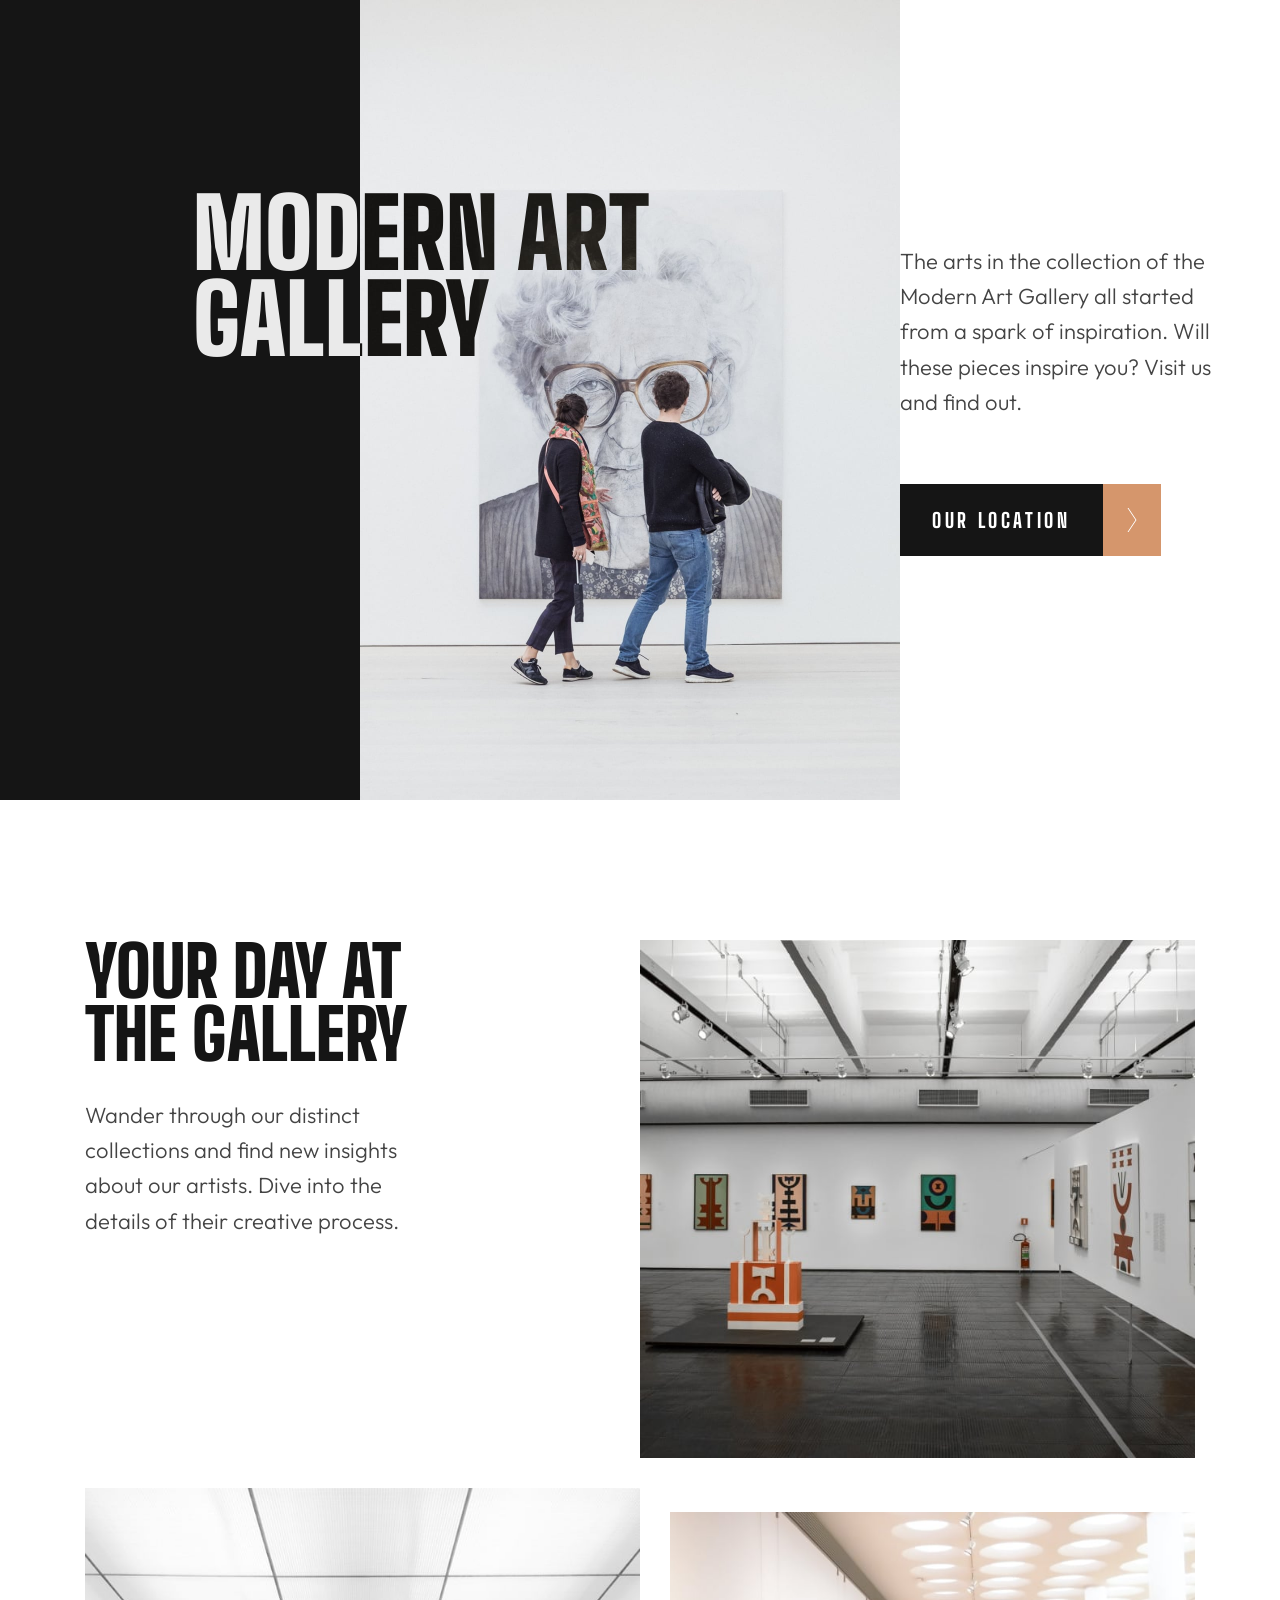
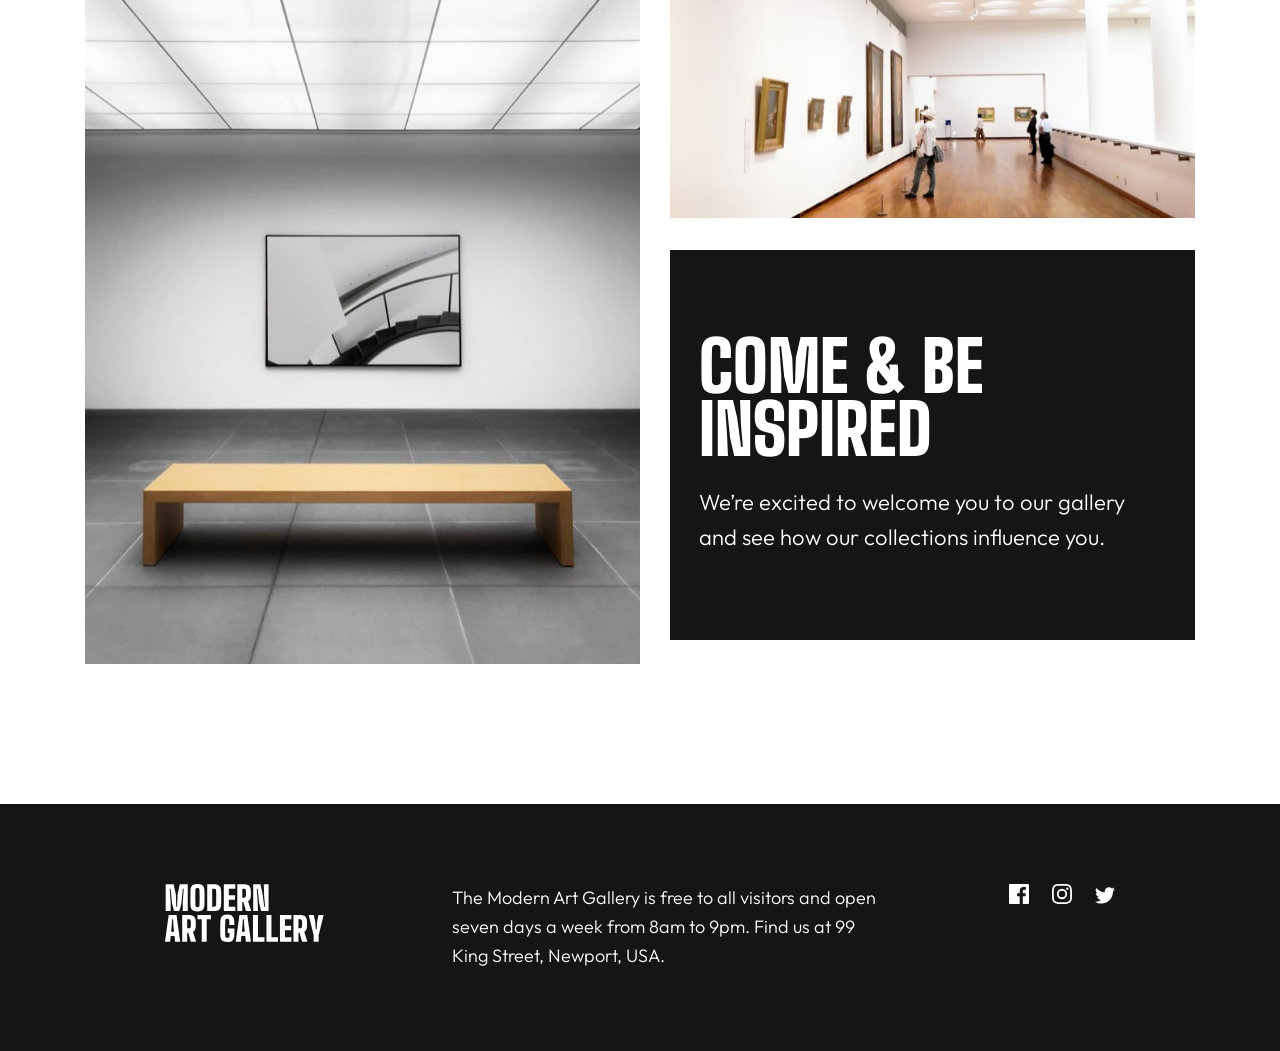
<file: index.html>
<!DOCTYPE html>
<html lang="en">
<head>
    <meta charset="UTF-8">
    <meta http-equiv="X-UA-Compatible" content="IE=edge">
    <meta name="viewport" content="width=device-width, initial-scale=1.0">
    <title>Art Gallery</title>
    <link rel="icon" type="image/x-icon" href="./assets/favicon-32x32.png">
    <link href="https://fonts.googleapis.com/css2?family=Big+Shoulders+Display:wght@800;900&family=Outfit:wght@300&display=swap" rel="stylesheet">
    <link rel="stylesheet" href="./src/reset.css">
    <link rel="stylesheet" href="./src/globals.css">
    <link rel="stylesheet" href="./src/main.css">
</head>
<body>
    <header>
        <div class="black-bg">
            <h1>MODERN ART GALLERY</h1>
        </div>
        <img class="mobile-image" srcset="./assets/mobile/image-hero.jpg 375w, ./assets/mobile/image-hero@2x.jpg 750w" sizes="(max-width: 500px) 375px"  alt="image-hero">
        <div class="header-content">
            <h1>MODERN ART GALLERY</h1>
            <p class="medium">The arts in the collection of the Modern Art Gallery all started from a spark of inspiration. Will these pieces inspire you? Visit us and find out.</p>
            <a href="./src/location.html" class="button-container">
                <div class="button">Our Location</div>
                <img src="./assets/icon-arrow-right.svg" alt="icon-arrow-right">
            </a>
        </div>
    </header>

    <main>
        <div class="main-container">
            <div class="main-top">
                <img src="./assets/mobile/image-grid-1@2x.jpg" alt="image-hero">
                <div class="main-top-content">
                    <h2>Your Day at the Gallery</h2>
                    <p class="medium">Wander through our distinct collections and find new insights about our artists. Dive into the details of their creative process.</p>
                </div>
            </div>
            <div class="main-grid">
                <img src="./assets/mobile/image-grid-2@2x.jpg" alt="image-hero">
                <div class="main-grid-right">
                    <img class="main-image" srcset="./assets/mobile/image-grid-3@2x.jpg" alt="image-hero">
                    <div class="main-content">
                        <h2>COME & BE INSPIRED</h2>
                        <p class="medium">We’re excited to welcome you to our gallery and see how our collections influence you.</p>
                    </div>
                </div>
            </div>
        </div>
    </main>

    <footer>
        <img src="./assets/logo-light.svg" alt="logo">
        <p>The Modern Art Gallery is free to all visitors and open seven days a week from 8am to 9pm. Find us at 99 King Street, Newport, USA.</p>
        <div>
            <a href="#" class="social-link"><svg width="20" height="20" xmlns="http://www.w3.org/2000/svg"><path d="M18.896 0H1.104C.494 0 0 .494 0 1.104v17.793C0 19.506.494 20 1.104 20h9.58v-7.745H8.076V9.237h2.606V7.01c0-2.583 1.578-3.99 3.883-3.99 1.104 0 2.052.082 2.329.119v2.7h-1.598c-1.254 0-1.496.597-1.496 1.47v1.928h2.989l-.39 3.018h-2.6V20h5.098c.608 0 1.102-.494 1.102-1.104V1.104C20 .494 19.506 0 18.896 0Z" fill="#FFF"/></svg></a>
            <a href="#" class="social-link"><svg width="20" height="20" xmlns="http://www.w3.org/2000/svg"><path d="M10 1.802c2.67 0 2.987.01 4.042.059 2.71.123 3.975 1.409 4.099 4.099.048 1.054.057 1.37.057 4.04 0 2.672-.01 2.988-.057 4.042-.124 2.687-1.387 3.975-4.1 4.099-1.054.048-1.37.058-4.041.058-2.67 0-2.987-.01-4.04-.058-2.718-.124-3.977-1.416-4.1-4.1-.048-1.054-.058-1.37-.058-4.041 0-2.67.01-2.986.058-4.04.124-2.69 1.387-3.977 4.1-4.1 1.054-.048 1.37-.058 4.04-.058ZM10 0C7.284 0 6.944.012 5.877.06 2.246.227.227 2.242.061 5.877.01 6.944 0 7.284 0 10s.012 3.057.06 4.123c.167 3.632 2.182 5.65 5.817 5.817 1.067.048 1.407.06 4.123.06s3.057-.012 4.123-.06c3.629-.167 5.652-2.182 5.816-5.817.05-1.066.061-1.407.061-4.123s-.012-3.056-.06-4.122C19.777 2.249 17.76.228 14.124.06 13.057.01 12.716 0 10 0Zm0 4.865a5.135 5.135 0 1 0 0 10.27 5.135 5.135 0 0 0 0-10.27Zm0 8.468a3.333 3.333 0 1 1 0-6.666 3.333 3.333 0 0 1 0 6.666Zm5.338-9.87a1.2 1.2 0 1 0 0 2.4 1.2 1.2 0 0 0 0-2.4Z" fill="#FFF"/></svg></a>
            <a href="#" class="social-link"><svg width="20" height="17" xmlns="http://www.w3.org/2000/svg"><path d="M20 2.172a8.192 8.192 0 0 1-2.357.646 4.11 4.11 0 0 0 1.805-2.27 8.22 8.22 0 0 1-2.606.996A4.096 4.096 0 0 0 13.847.248c-2.65 0-4.596 2.472-3.998 5.037A11.648 11.648 0 0 1 1.392 1a4.109 4.109 0 0 0 1.27 5.478 4.086 4.086 0 0 1-1.858-.513c-.045 1.9 1.318 3.679 3.291 4.075a4.113 4.113 0 0 1-1.853.07 4.106 4.106 0 0 0 3.833 2.849A8.25 8.25 0 0 1 0 14.658a11.616 11.616 0 0 0 6.29 1.843c7.618 0 11.923-6.434 11.663-12.205A8.354 8.354 0 0 0 20 2.172Z" fill="#FFF"/></svg></a>
        </div>
    </footer>
</body>
</html>
</file>
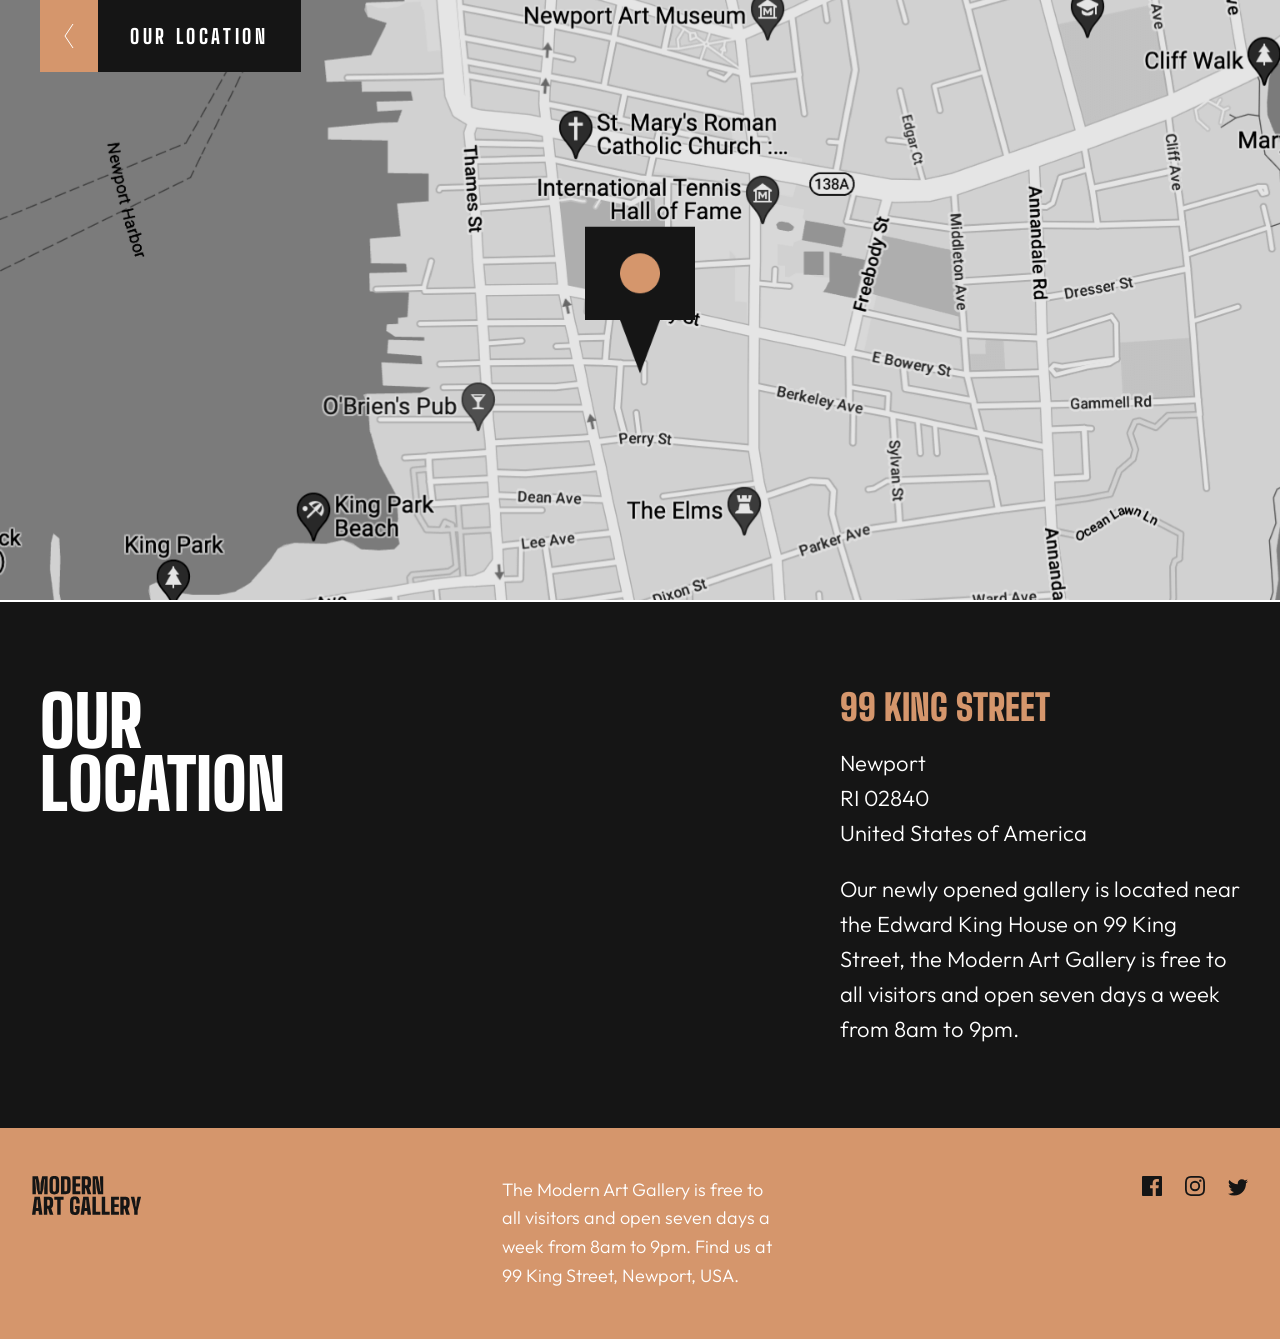
<file: src/location.html>
<!DOCTYPE html>
<html lang="en">
<head>
    <meta charset="UTF-8">
    <meta http-equiv="X-UA-Compatible" content="IE=edge">
    <meta name="viewport" content="width=device-width, initial-scale=1.0">
    <title>Location</title>
    <link rel="icon" type="image/x-icon" href="../assets/favicon-32x32.png">
    <link href="https://fonts.googleapis.com/css2?family=Big+Shoulders+Display:wght@800;900&family=Outfit:wght@300&display=swap" rel="stylesheet">
    <link rel="stylesheet" href="./reset.css">
    <link rel="stylesheet" href="./globals.css">
    <link rel="stylesheet" href="./location.css">
</head>
<body>
    <section class="map">
        <a href="../index.html" class="button-container">
            <img src="../assets/icon-arrow-left.svg" alt="icon-arrow-left">
            <div class="button">Our Location</div>
        </a>
        <img srcset="../assets/mobile/image-map.png 375w, ../assets/tablet/image-map@2x.png 750w" sizes="(max-width: 500px) 375px"  alt="image-hero">
    </section>
    <section class="location">
        <h2>Our Location</h2>
        <div class="location-right">
            <h4>99 King Street</h4>
            <div>
                <p class="medium">Newport</p>
                <p class="medium">RI 02840</p>
                <p class="medium">United States of America</p>
            </div>
            <p class="medium">Our newly opened gallery is located near the Edward King House on 99 King Street, the Modern Art Gallery is free to all visitors and open seven days a week from 8am to 9pm.</p>
        </div>
    </section>

    <footer>
        <img src="../assets/logo-dark.svg" alt="logo-dark">
        <p>The Modern Art Gallery is free to all visitors and open seven days a week from 8am to 9pm. Find us at 99 King Street, Newport, USA.</p>
        <div>
            <a href="#" class="social-link"><svg width="20" height="20" xmlns="http://www.w3.org/2000/svg"><path d="M18.896 0H1.104C.494 0 0 .494 0 1.104v17.793C0 19.506.494 20 1.104 20h9.58v-7.745H8.076V9.237h2.606V7.01c0-2.583 1.578-3.99 3.883-3.99 1.104 0 2.052.082 2.329.119v2.7h-1.598c-1.254 0-1.496.597-1.496 1.47v1.928h2.989l-.39 3.018h-2.6V20h5.098c.608 0 1.102-.494 1.102-1.104V1.104C20 .494 19.506 0 18.896 0Z" fill="#FFF"/></svg></a>
            <a href="#" class="social-link"><svg width="20" height="20" xmlns="http://www.w3.org/2000/svg"><path d="M10 1.802c2.67 0 2.987.01 4.042.059 2.71.123 3.975 1.409 4.099 4.099.048 1.054.057 1.37.057 4.04 0 2.672-.01 2.988-.057 4.042-.124 2.687-1.387 3.975-4.1 4.099-1.054.048-1.37.058-4.041.058-2.67 0-2.987-.01-4.04-.058-2.718-.124-3.977-1.416-4.1-4.1-.048-1.054-.058-1.37-.058-4.041 0-2.67.01-2.986.058-4.04.124-2.69 1.387-3.977 4.1-4.1 1.054-.048 1.37-.058 4.04-.058ZM10 0C7.284 0 6.944.012 5.877.06 2.246.227.227 2.242.061 5.877.01 6.944 0 7.284 0 10s.012 3.057.06 4.123c.167 3.632 2.182 5.65 5.817 5.817 1.067.048 1.407.06 4.123.06s3.057-.012 4.123-.06c3.629-.167 5.652-2.182 5.816-5.817.05-1.066.061-1.407.061-4.123s-.012-3.056-.06-4.122C19.777 2.249 17.76.228 14.124.06 13.057.01 12.716 0 10 0Zm0 4.865a5.135 5.135 0 1 0 0 10.27 5.135 5.135 0 0 0 0-10.27Zm0 8.468a3.333 3.333 0 1 1 0-6.666 3.333 3.333 0 0 1 0 6.666Zm5.338-9.87a1.2 1.2 0 1 0 0 2.4 1.2 1.2 0 0 0 0-2.4Z" fill="#FFF"/></svg></a>
            <a href="#" class="social-link"><svg width="20" height="17" xmlns="http://www.w3.org/2000/svg"><path d="M20 2.172a8.192 8.192 0 0 1-2.357.646 4.11 4.11 0 0 0 1.805-2.27 8.22 8.22 0 0 1-2.606.996A4.096 4.096 0 0 0 13.847.248c-2.65 0-4.596 2.472-3.998 5.037A11.648 11.648 0 0 1 1.392 1a4.109 4.109 0 0 0 1.27 5.478 4.086 4.086 0 0 1-1.858-.513c-.045 1.9 1.318 3.679 3.291 4.075a4.113 4.113 0 0 1-1.853.07 4.106 4.106 0 0 0 3.833 2.849A8.25 8.25 0 0 1 0 14.658a11.616 11.616 0 0 0 6.29 1.843c7.618 0 11.923-6.434 11.663-12.205A8.354 8.354 0 0 0 20 2.172Z" fill="#FFF"/></svg></a>
        </div>
    </footer>
</body>
</html>
</file>
<file: src/globals.css>
/* GLOBAL */
:root {
    --clr-beige: #D5966C;
    --clr-black: #151515;
    --clr-gray: #444;
    --clr-white: #FFF;
}

body {
    font-family: 'Outfit', sans-serif;
}

h1, h2, h3, h4 {
    color: var(--clr-black);
    font-family: 'Big Shoulders Display', cursive;
    font-weight: 900;
    line-height: 0.9;
    text-transform: uppercase;
}

h1 {
    font-size: 4.375rem;
}

h2 {
    font-size: 3.4375rem;
}

h3 {
    font-size: 3.125rem;
}

h4 {
    font-size: 2rem;
    line-height: 1;
}

p {
    font-size: 1rem;
    font-weight: 300;
    color: var(--clr-white);
    line-height: 1.6;

}

p.medium {
    font-size: 1.125rem;
    color: var(--clr-gray);
}

.button-container {
    display: flex;
    align-items: center;
    max-width: fit-content;
    flex-wrap: nowrap;
    text-decoration: none;
    cursor: pointer;
}

.button{
    font-family: 'Big Shoulders Display', serif;
    border: 0;
    outline: 0;
    text-transform: uppercase;
    color: var(--clr-white);
    font-size: 1.25rem;
    line-height: 1.2;
    letter-spacing: 3.63px;
    font-weight: 800;
    padding: 1.2em 1.6em;
    background: var(--clr-black);
    cursor: pointer;
    transition: all .3s ease-in-out;

    display: flex;
    align-items: center;
    min-width: fit-content;
    white-space: nowrap;
}

.button-container > img {
    padding: 1.5em;
    background: var(--clr-beige);
    transition: all .3s ease-in-out;
}


.button-container:hover .button{
    background: var(--clr-beige);
}

.button-container:hover > img {
    background: var(--clr-black);
}

/* MOBILE VERSION */

.container {
    padding: 0 16px;
}

@media screen and (min-width:1024px){
    h1 {
        font-size: 6rem;
    }

    h2 {
        font-size: 4.375rem;
    }

    h3 {
        font-size: 3.75rem;
    }

    h4 {
        font-size: 2.25rem;   
    }

    p {
        font-size: 1.125rem;
    }

    p.medium {
        font-size: 1.375rem;
    }


}
</file>
<file: src/main.css>
/* HEADER */

.black-bg {
    display: none;
}

.mobile-image {
    width: 100%;
}

.tablet-image {
    display: none;
}

.header-content {
    padding: 32px 16px 16px;
}

.header-content > p {
    margin: 32px 0;
}

/* MAIN */

main {
    padding: 120px 16px;
}

main  img {
    width: 100%;
}

.main-top {
    margin-bottom: 32px;
}

.main-top-content > h2 {
    margin: 25px 0 21px;
}

main > p {
    margin-bottom: 32px;
}

.main-image {
    margin: 16px 0;
}

.main-content {
    padding: 48px 24px;
    background: var(--clr-black);
    color: var(--clr-white);
}

.main-content > h2 {
    color: var(--clr-white);
}

.main-content p.medium {
    margin-top: 24px;
    color: var(--clr-white);
}

/* FOOTER */

footer {
    padding: 48px 32px;
    background: var(--clr-black);
}

footer > p {
    margin: 38px 0;
}

.social-link:not(:last-child) {
    margin-right: 20px;
}

footer svg:hover path {
    transition: all .3s ease-in-out;
}

footer svg:hover path {
    fill: var(--clr-beige);
}

@media screen and (min-width: 768px){
    header {
        display: flex;
        flex-wrap: nowrap;
        align-items: center;
        position: relative;
        background-image: url(../assets/tablet/image-hero.jpg);
        background-repeat: no-repeat;
    }

    .mobile-image {
        display: none;
    }

    .tablet-image {
        width: 60%;
    }

    .header-content {
        width: 50%;
        padding: 145px 0;
        margin-left: auto;
        margin-right: 40px;
    }

    /* MAIN */

    main {
        padding: 140px 40px;
    }

    .main-content {
        padding: 85px 29px;
    }

    .main-top {
        display: flex;
        flex-direction: row-reverse;
        justify-content: space-between;
        margin-bottom: 11px;
    }

    .main-top > img {
        width: 50%;
    }

    .main-top-content {
        max-width: 30%;
    }

    .main-top-content > h2 {
        margin-top: 0;
        margin-bottom: 24px;
    }

    .main-top-content > p {
        margin-bottom: 65px;
    }

    .main-grid {
        display: flex;
        align-items: center;
        gap: 11px;
    }

    .main-grid > img {
        max-width: 50%;
    }

    .main-grid-right > img {
        margin: 0;
        margin-bottom: 11px;
    }

    /* FOOTER */

    footer {
        display: flex;
        align-items: flex-start;
        justify-content: space-between;
        padding: 56px 40px;
    }

    footer > img {
        width: 110px;
    }

    footer > p {
        max-width: 280px;
        margin: 0;
    }

}

@media screen and (min-width: 1024px){
    header,
    main,
    footer {
        max-width: 1440px;
        margin: 0 auto;
    }

    .black-bg {
        display: flex;
        background-color: var(--clr-black);
        width: 75%;
        height: 800px;
        background-image: url(../assets/desktop/image-hero@2x.jpg);
        background-position: right top;
        background-repeat: no-repeat;
        background-size: contain;
    }

    .black-bg > h1 {
        color: var(--clr-white);
        width: 514px;
        margin: 190px auto 0;
        mix-blend-mode:difference;
    }

    .header-content {
        max-width: 340px;
    }

    .header-content > h1 {
        display: none;
    }

    .header-content > p {
        margin: 0;
        margin-bottom: 64px;
    }

    .main-container {
        max-width: 1110px;
        margin: 0 auto;
    }

    .main-top {
        margin-bottom: 30px;
    }

    .main-top-content > h2 {
        margin-bottom: 32px;
    }

    .main-grid { 
        gap: 30px;
    }

    .main-grid-right > img {
        margin-bottom: 30px;
    }

    footer {
        padding: 80px 165px;
    }        

    footer > img {
        width: 160px;
    }

    footer > p {
        max-width: 430px;
    }
}
</file>
<file: src/location.css>
/* Location Page */

.map {
    position: relative;
}

.map > .button-container {
    position: absolute;
    left: 0;
    top: 0;
}

.map > img {
    width: 100%;
    max-height: 600px;
    object-fit: cover;
}

/* LOCATION */

.location {
    padding: 48px 16px 56px;
    background-color: var(--clr-black);
}

.location h2 {
    color: var(--clr-white);
}

.location h4 {
    color: var(--clr-beige);
    margin: 48px 0 20px;
}

.location p {
    color: var(--clr-white);
}

.location-right > p {
    margin-top: 20px;
}

/* FOOTER */

footer {
    padding: 48px 32px;
    background: var(--clr-beige);
}


footer > p {
    margin: 38px 0;
    color: var(--clr-white);
}

.social-link:not(:last-child) {
    margin-right: 20px;
}


footer svg path {
    fill: var(--clr-black);
    transition: all .3s ease-in-out;
}

footer svg:hover path {
    fill: var(--clr-white);
}

@media screen and (min-width: 768px) {
    .map > .button-container {
        left: 40px;
    }

    /* LOCATION */

    .location {
        padding: 88px 40px 80px;
        display: flex;
        align-items: flex-start;
        justify-content: space-between;
    }

    .location h2 {
        max-width: 223px;
    }

    .location-right {
        max-width: 400px;
    }

    .location-right > h4 {
        margin-top: 0;
    }

    /* FOOTER */

    footer {
        display: flex;
        align-items: flex-start;
        justify-content: space-between;
    }

    footer > img {
        width: 110px;
    }

    footer > p {
        max-width: 280px;
        margin: 0;
    }
}


@media screen and (min-width: 1440px) {
    .map > .button-container {
        left: 160px;
    }

    .location {
        padding: 104px 165px 128px;
    }

    .location-right {
        max-width: 540px;
    }

    .location-right > h4 {
        margin-bottom: 24px;
    }

    .location-right > p {
        margin-top: 32px;
    }

    footer {
        padding: 80px 165px;
    } 

    footer > img {
        width: 140px;
    }

    footer > p {
        max-width: 430px;
        margin: 0;
    }
}
</file>
